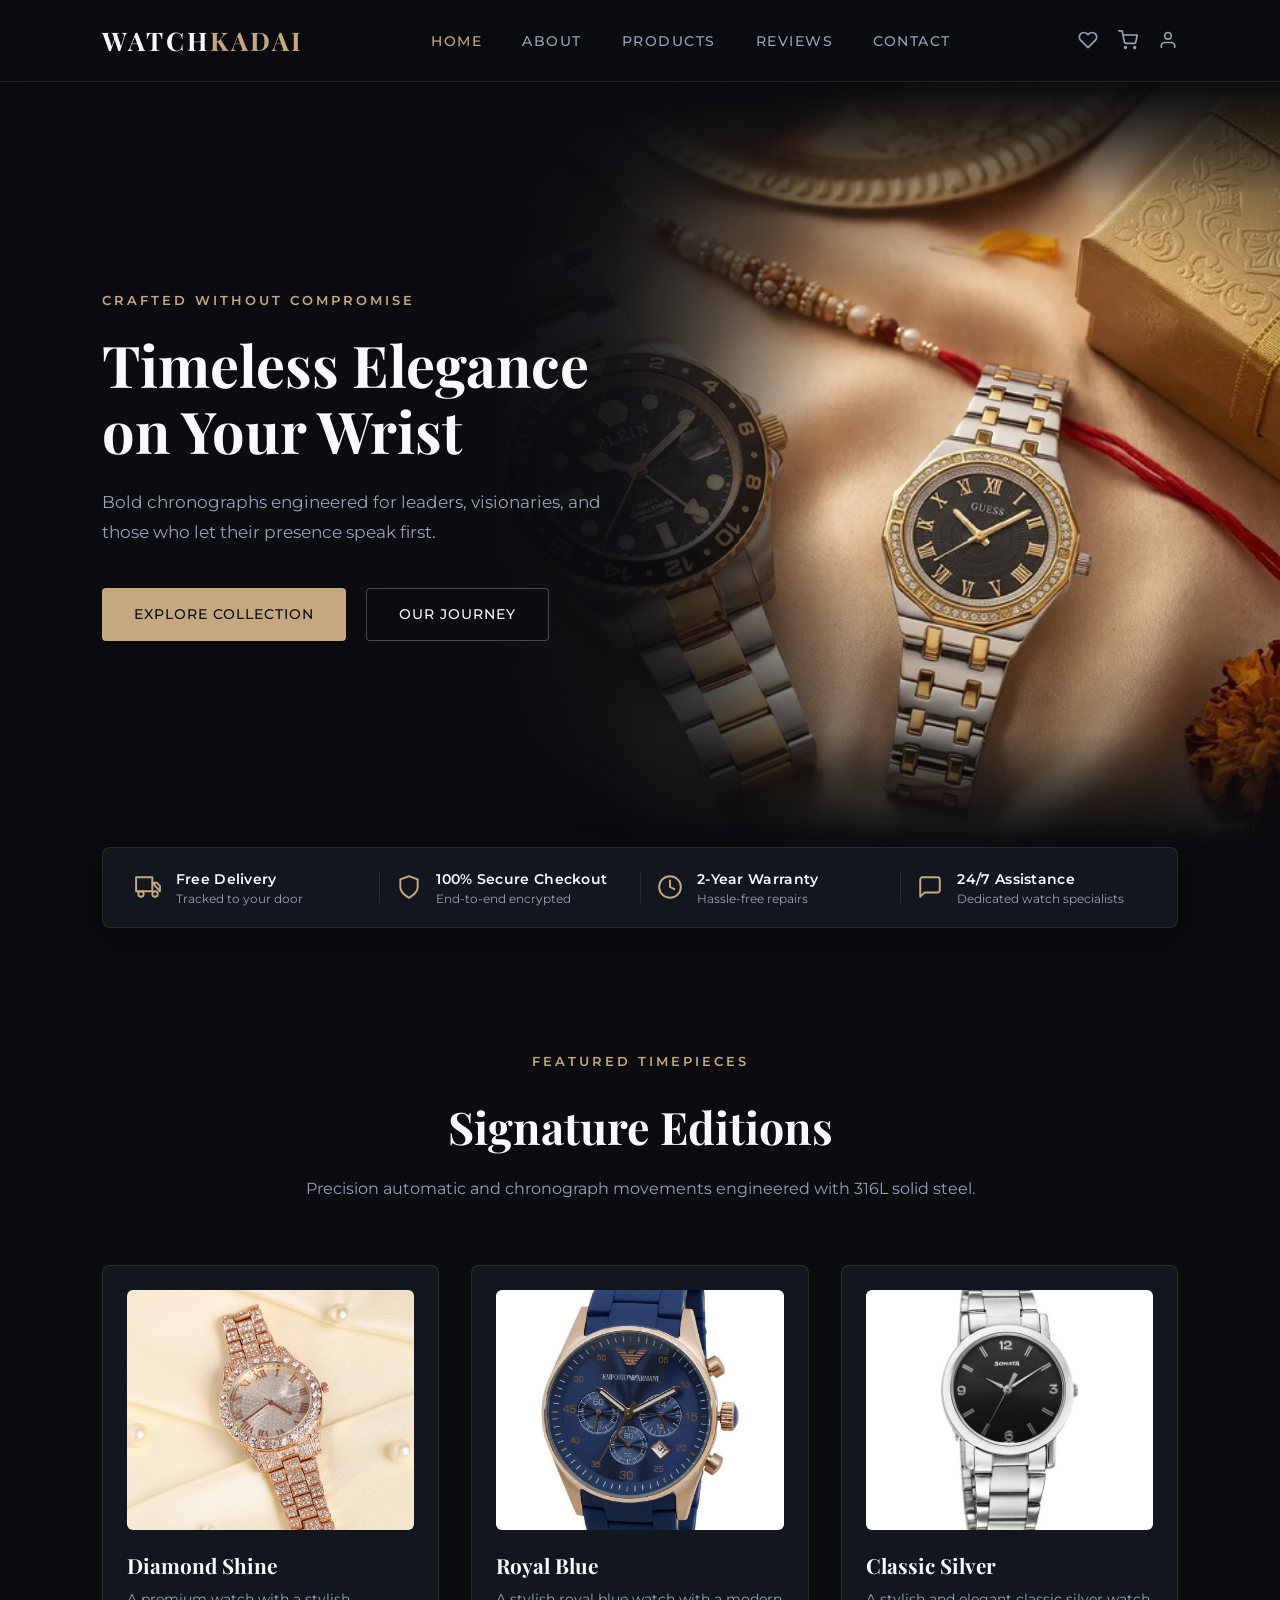
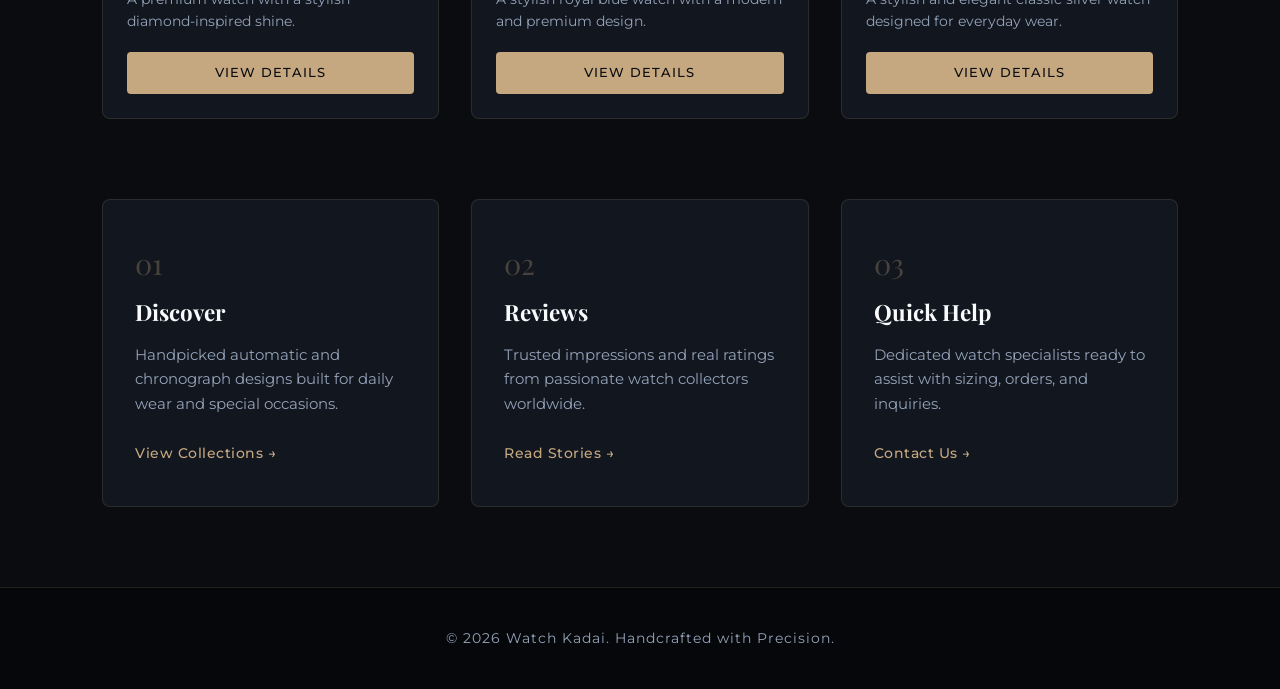
<file: index.html>
<!DOCTYPE html>
<html lang="en">
<head>
  <meta charset="UTF-8">
  <meta name="viewport" content="width=device-width, initial-scale=1.0">
  <title>Watch Kadai | Timeless Elegance</title>
  
  <link rel="stylesheet" href="navbar.css">
  
  <link rel="stylesheet" href="home.css">
  
  <link rel="preconnect" href="https://fonts.googleapis.com">
  <link rel="preconnect" href="https://fonts.gstatic.com" crossorigin>
  <link href="https://fonts.googleapis.com/css2?family=Montserrat:wght@300;400;500;600&family=Playfair+Display:ital,wght@0,600;0,700;1,400&display=swap" rel="stylesheet">
</head>
<body>

  <header class="navbar">
    <a href="index.html" class="logo">WATCH<span>KADAI</span></a>
    
    <nav class="nav-center">
      <ul class="nav-links">
        <li><a href="index.html" class="active">Home</a></li>
        <li><a href="about.html">About</a></li>
        <li><a href="products.html">Products</a></li>
        <li><a href="reviews.html">Reviews</a></li>
        <li><a href="contact.html">Contact</a></li>
      </ul>
    </nav>

    <div class="nav-right">
      <a href="wishlist.html" class="nav-icon" aria-label="Wishlist">
        <svg width="20" height="20" viewBox="0 0 24 24" fill="none" stroke="currentColor" stroke-width="2" stroke-linecap="round" stroke-linejoin="round">
          <path d="M20.84 4.61a5.5 5.5 0 0 0-7.78 0L12 5.67l-1.06-1.06a5.5 5.5 0 0 0-7.78 7.78l1.06 1.06L12 21.23l7.78-7.78 1.06-1.06a5.5 5.5 0 0 0 0-7.78z"></path>
        </svg>
      </a>
      <a href="cart.html" class="nav-icon" aria-label="Shopping Cart">
        <svg width="20" height="20" viewBox="0 0 24 24" fill="none" stroke="currentColor" stroke-width="2" stroke-linecap="round" stroke-linejoin="round">
          <circle cx="9" cy="21" r="1"></circle>
          <circle cx="20" cy="21" r="1"></circle>
          <path d="M1 1h4l2.68 13.39a2 2 0 0 0 2 1.61h9.72a2 2 0 0 0 2-1.61L23 6H6"></path>
        </svg>
      </a>
      <a href="profile.html" class="nav-icon" aria-label="Account Profile">
        <svg width="20" height="20" viewBox="0 0 24 24" fill="none" stroke="currentColor" stroke-width="2" stroke-linecap="round" stroke-linejoin="round">
          <path d="M20 21v-2a4 4 0 0 0-4-4H8a4 4 0 0 0-4 4v2"></path>
          <circle cx="12" cy="7" r="4"></circle>
        </svg>
      </a>
    </div>
  </header>

  <main>
    <section class="hero">
      <div class="hero-content">
        <span class="tagline">CRAFTED WITHOUT COMPROMISE</span>
        <h1>Timeless Elegance on Your Wrist</h1>
        <p>Bold chronographs engineered for leaders, visionaries, and those who let their presence speak first.</p>
        <div class="hero-buttons">
          <a href="products.html" class="btn primary-btn">Explore Collection</a>
          <a href="about.html" class="btn secondary-btn">Our Journey</a>
        </div>
      </div>

      <div class="hero-visual">
        <div class="glow-effect"></div>
        <img src="mainimage.webp" alt="Luxury Watch Showcase" class="watch-img">
      </div>
    </section>

    <div class="trust-bar-wrapper">
      <div class="trust-bar">
        <div class="trust-item">
          <svg class="trust-icon" viewBox="0 0 24 24" fill="none" stroke="currentColor" stroke-width="1.8" stroke-linecap="round" stroke-linejoin="round">
            <rect x="1" y="3" width="15" height="13"></rect>
            <polygon points="16 8 20 8 23 11 23 16 16 8"></polygon>
            <circle cx="5.5" cy="18.5" r="2.5"></circle>
            <circle cx="18.5" cy="18.5" r="2.5"></circle>
          </svg>
          <div class="trust-text">
            <h4>Free Delivery</h4>
            <p>Tracked to your door</p>
          </div>
        </div>

        <div class="trust-divider"></div>

        <div class="trust-item">
          <svg class="trust-icon" viewBox="0 0 24 24" fill="none" stroke="currentColor" stroke-width="1.8" stroke-linecap="round" stroke-linejoin="round">
            <path d="M12 22s8-4 8-10V5l-8-3-8 3v7c0 6 8 10 8 10z"></path>
          </svg>
          <div class="trust-text">
            <h4>100% Secure Checkout</h4>
            <p>End-to-end encrypted</p>
          </div>
        </div>

        <div class="trust-divider"></div>

        <div class="trust-item">
          <svg class="trust-icon" viewBox="0 0 24 24" fill="none" stroke="currentColor" stroke-width="1.8" stroke-linecap="round" stroke-linejoin="round">
            <circle cx="12" cy="12" r="10"></circle>
            <polyline points="12 6 12 12 16 14"></polyline>
          </svg>
          <div class="trust-text">
            <h4>2-Year Warranty</h4>
            <p>Hassle-free repairs</p>
          </div>
        </div>

        <div class="trust-divider"></div>

        <div class="trust-item">
          <svg class="trust-icon" viewBox="0 0 24 24" fill="none" stroke="currentColor" stroke-width="1.8" stroke-linecap="round" stroke-linejoin="round">
            <path d="M21 15a2 2 0 0 1-2 2H7l-4 4V5a2 2 0 0 1 2-2h14a2 2 0 0 1 2 2z"></path>
          </svg>
          <div class="trust-text">
            <h4>24/7 Assistance</h4>
            <p>Dedicated watch specialists</p>
          </div>
        </div>
      </div>
    </div>

    <section class="products-header">
      <span class="tagline">FEATURED TIMEPIECES</span>
      <h2>Signature Editions</h2>
      <p>Precision automatic and chronograph movements engineered with 316L solid steel.</p>
    </section>

    <section class="product-grid">
      <div class="product-card">
        <img src="diamond-shine.jpg" alt="Luxury Diamond Metal">
        <h3>Diamond Shine</h3>
        <p class="product-desc">A premium watch with a stylish diamond-inspired shine.</p>
        <div class="card-actions">
          <a href="products.html" class="btn primary-btn">View Details</a>
        </div>
      </div>

      <div class="product-card">
        <img src="royal-blue.jpg" alt="Classic Blue Metal">
        <h3>Royal Blue</h3>
        <p class="product-desc">A stylish royal blue watch with a modern and premium design.</p>
        <div class="card-actions">
          <a href="products.html" class="btn primary-btn">View Details</a>
        </div>
      </div>

      <div class="product-card">
        <img src="classic-silver.jpg" alt="Classic Silver Metal">
        <h3>Classic Silver</h3>
        <p class="product-desc">A stylish and elegant classic silver watch designed for everyday wear.</p>
        <div class="card-actions">
          <a href="products.html" class="btn primary-btn">View Details</a>
        </div>
      </div>
    </section>

    <section class="features">
      <div class="feature-card">
        <span class="card-num">01</span>
        <h3>Discover</h3>
        <p>Handpicked automatic and chronograph designs built for daily wear and special occasions.</p>
        <a href="products.html" class="card-link">View Collections →</a>
      </div>
      <div class="feature-card">
        <span class="card-num">02</span>
        <h3>Reviews</h3>
        <p>Trusted impressions and real ratings from passionate watch collectors worldwide.</p>
        <a href="review.html" class="card-link">Read Stories →</a>
      </div>
      <div class="feature-card">
        <span class="card-num">03</span>
        <h3>Quick Help</h3>
        <p>Dedicated watch specialists ready to assist with sizing, orders, and inquiries.</p>
        <a href="contact.html" class="card-link">Contact Us →</a>
      </div>
    </section>
  </main>

  <footer>
    <p>&copy; 2026 Watch Kadai. Handcrafted with Precision.</p>
  </footer>

</body>
</html>
</file>
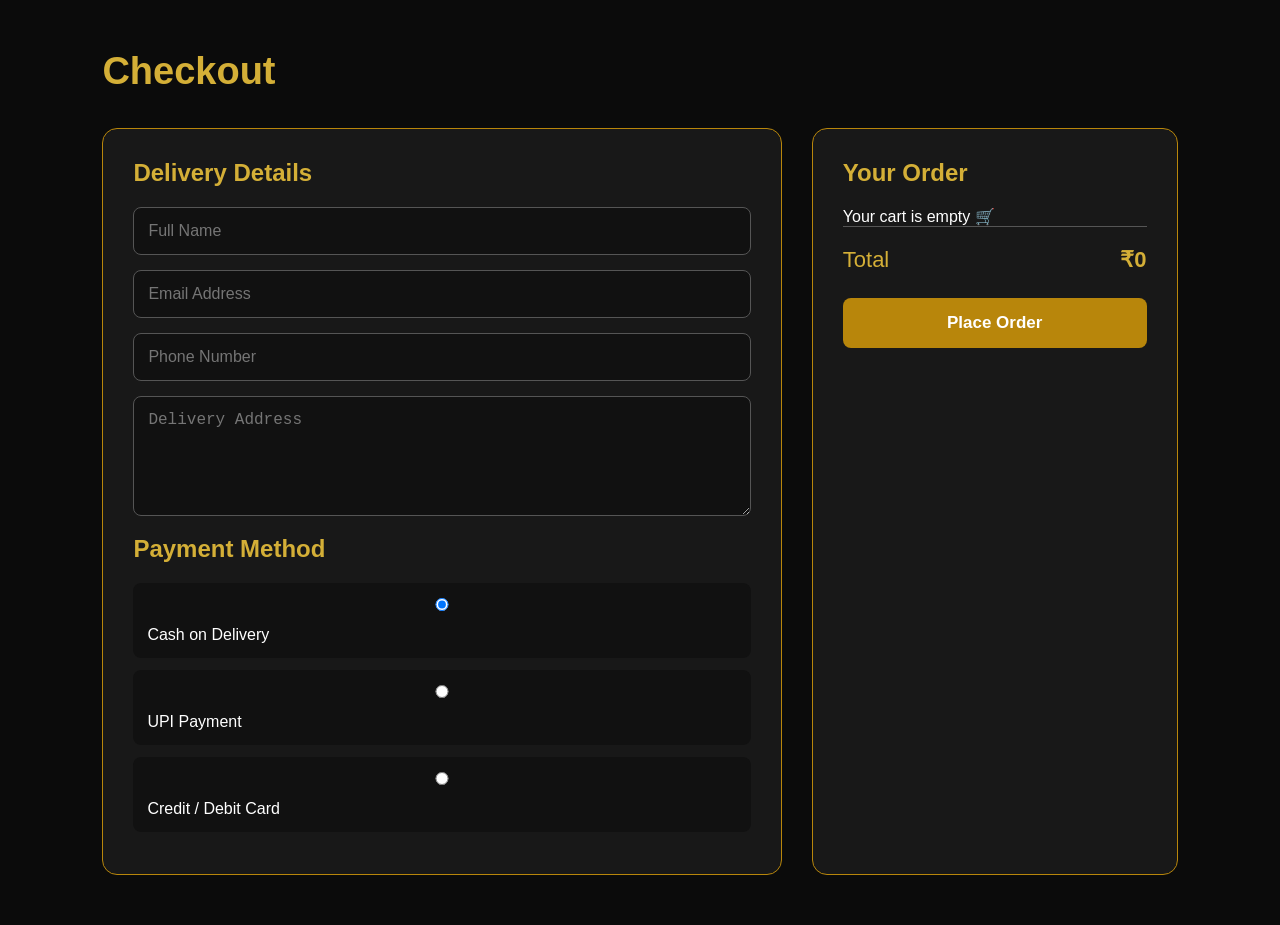
<file: checkout.html>
<!DOCTYPE html>
<html lang="en">

<head>
    <meta charset="UTF-8">
    <meta name="viewport" content="width=device-width, initial-scale=1.0">

    <title>Watch Kadai | Checkout</title>

    <link rel="stylesheet" href="checkout.css">
</head>

<body>

    <div class="checkout-container">

        <h1>Checkout</h1>

        <div class="checkout-grid">

            <!-- CUSTOMER DETAILS -->

            <div class="checkout-form">

                <h2>Delivery Details</h2>

                <input type="text" placeholder="Full Name" required>

                <input type="email" placeholder="Email Address" required>

                <input type="tel" placeholder="Phone Number" required>

                <textarea placeholder="Delivery Address" required></textarea>


                <h2>Payment Method</h2>

                <div class="payment-option">

                    <label>
                        <input type="radio" name="payment" checked>
                        Cash on Delivery
                    </label>

                </div>

                <div class="payment-option">

                    <label>
                        <input type="radio" name="payment">
                        UPI Payment
                    </label>

                </div>

                <div class="payment-option">

                    <label>
                        <input type="radio" name="payment">
                        Credit / Debit Card
                    </label>

                </div>

            </div>


            <!-- ORDER SUMMARY -->

            <div class="checkout-summary">

                <h2>Your Order</h2>

                <div id="checkoutItems"></div>

                <hr>

                <div class="checkout-total">

                    <span>Total</span>

                    <strong id="checkoutTotal">₹0</strong>

                </div>

                <button onclick="placeOrder()">
                    Place Order
                </button>

            </div>

        </div>

    </div>

    <script src="checkout.js"></script>

</body>

</html>
</file>
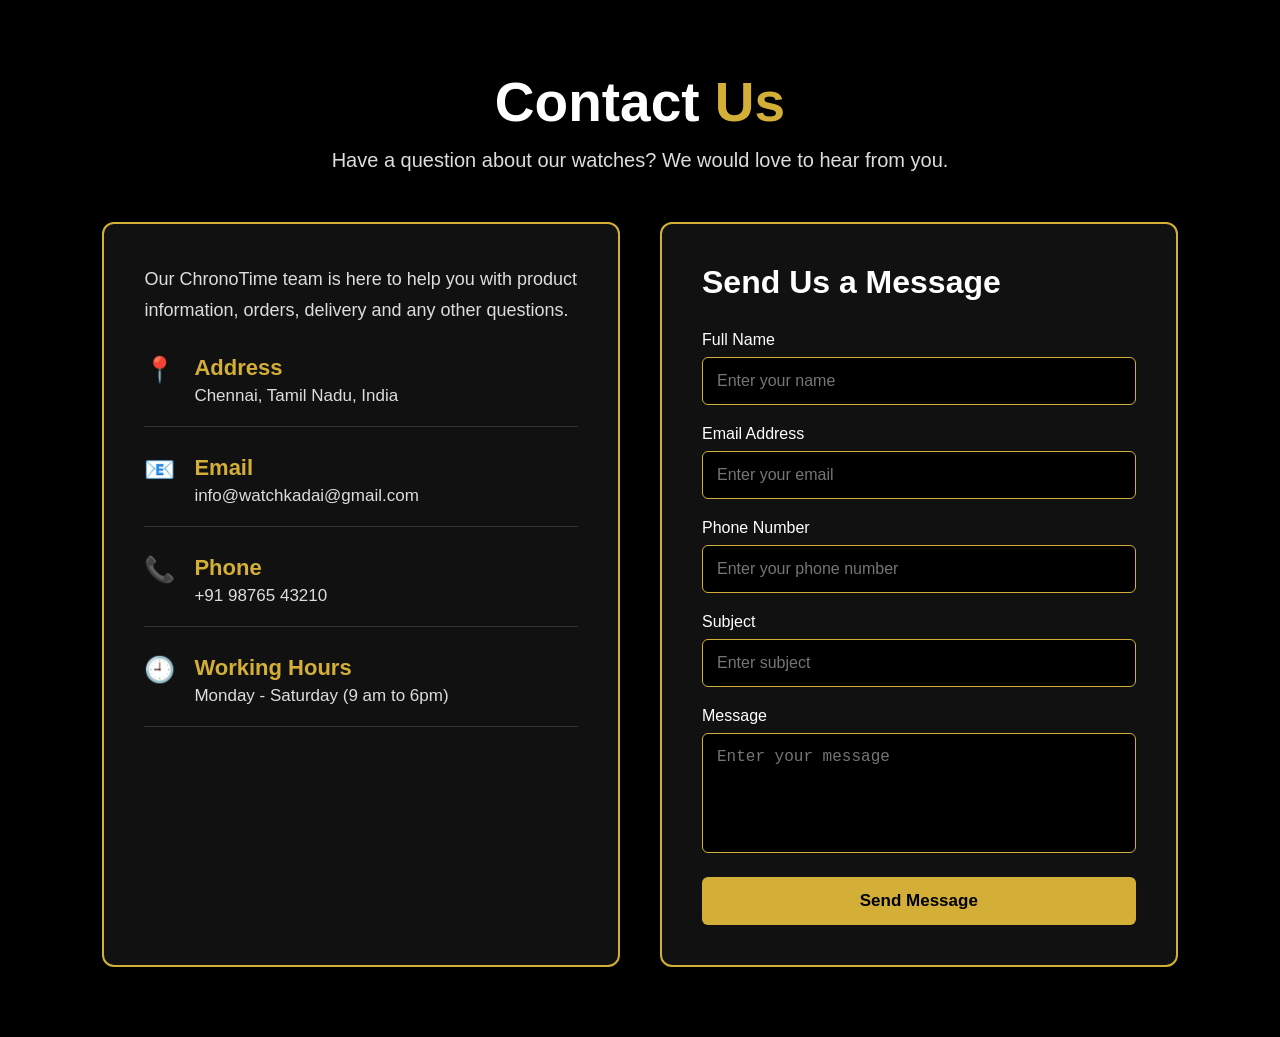
<file: contact.html>
<!DOCTYPE html>
<html>
<head>
    <title>Contact Us  - ChronoTime</title>

    <style>
        * {
            margin: 0;
            padding: 0;
            box-sizing: border-box;
        }

        body {
            font-family: Arial, sans-serif;
            background-color: black;
            color: white;
        }

        .contact {
            padding: 70px 8%;
        }

        .title {
            text-align: center;
            margin-bottom: 50px;
        }

        .title h1 {
            font-size: 55px;
            color: white;
        }

        .title h1 span {
            color: #d4af37;
        }

        .title p {
            font-size: 20px;
            margin-top: 15px;
            color: #ddd;
        }

        .content {
            display: flex;
            gap: 40px;
            max-width: 1200px;
            margin: auto;
        }

        /* left box */

        .info {
            width: 50%;
            padding: 40px;
            background-color: #111;
            border: 2px solid #d4af37;
            border-radius: 12px;
        }

        .info > p {
            font-size: 18px;
            line-height: 1.7;
            margin-bottom: 30px;
            color: #ddd;
        }

        .item {
            display: flex;
            margin-bottom: 28px;
            padding-bottom: 20px;
            border-bottom: 1px solid #333;
        }

        .icon {
            font-size: 25px;
            width: 50px;
        }

        .item h3 {
            color: #d4af37;
            margin-bottom: 5px;
            font-size: 22px;
        }

        .item p {
            color: #ddd;
            font-size: 17px;
        }

        /* right box */

        .form {
            width: 50%;
            padding: 40px;
            background-color: #111;
            border: 2px solid #d4af37;
            border-radius: 12px;
        }

        .form h2 {
            font-size: 32px;
            margin-bottom: 30px;
            color: white;
        }

        .form label {
            display: block;
            margin-bottom: 8px;
            font-size: 16px;
        }

        .form input,
        .form textarea {
            width: 100%;
            padding: 14px;
            margin-bottom: 20px;
            background-color: black;
            color: white;
            border: 1px solid #d4af37;
            border-radius: 6px;
            font-size: 16px;
        }

        .form textarea {
            height: 120px;
            resize: none;
        }

        .form button {
            width: 100%;
            padding: 14px;
            background-color: #d4af37;
            color: black;
            border: none;
            border-radius: 6px;
            font-size: 17px;
            font-weight: bold;
            cursor: pointer;
        }

        .form button:hover {
            background-color: white;
        }

        @media (max-width: 800px) {
            .content {
                flex-direction: column;
            }

            .info,
            .form {
                width: 100%;
            }

            .title h1 {
                font-size: 40px;
            }
        }
    </style>
</head>

<body>

    <div class="contact">

        <div class="title">
            <h1>Contact <span>Us</span></h1>

            <p>
                Have a question about our watches?
                We would love to hear from you.
            </p>
        </div>


        <div class="content">

            <!-- Contact information -->

            <div class="info">

                <p>
                    Our ChronoTime team is here to help you with
                    product information, orders, delivery and any
                    other questions.
                </p>

                <div class="item">
                    <div class="icon">📍</div>

                    <div>
                        <h3>Address</h3>
                        <p>Chennai, Tamil Nadu, India</p>
                    </div>
                </div>

                <div class="item">
                    <div class="icon">📧</div>

                    <div>
                        <h3>Email</h3>
                        <p>info@watchkadai@gmail.com</p>
                    </div>
                </div>

                <div class="item">
                    <div class="icon">📞</div>

                    <div>
                        <h3>Phone</h3>
                        <p>+91 98765 43210</p>
                    </div>
                </div>

                <div class="item">
                    <div class="icon">🕘</div>

                    <div>
                        <h3>Working Hours </h3>
                        <p>Monday - Saturday (9 am to 6pm)</p>
                    </div>
                </div>

            </div>


            <!-- Contact form -->

            <div class="form">

                <h2>Send Us a Message</h2>

                <label>Full Name</label>
                <input type="text" placeholder="Enter your name">

                <label>Email Address</label>
                <input type="email" placeholder="Enter your email">

                <label>Phone Number</label>
                <input type="text" placeholder="Enter your phone number">

                <label>Subject</label>
                <input type="text" placeholder="Enter subject">

                <label>Message</label>
                <textarea placeholder="Enter your message"></textarea>

                <button>Send Message</button>

            </div>

        </div>

    </div>

</body>
</html>
</file>
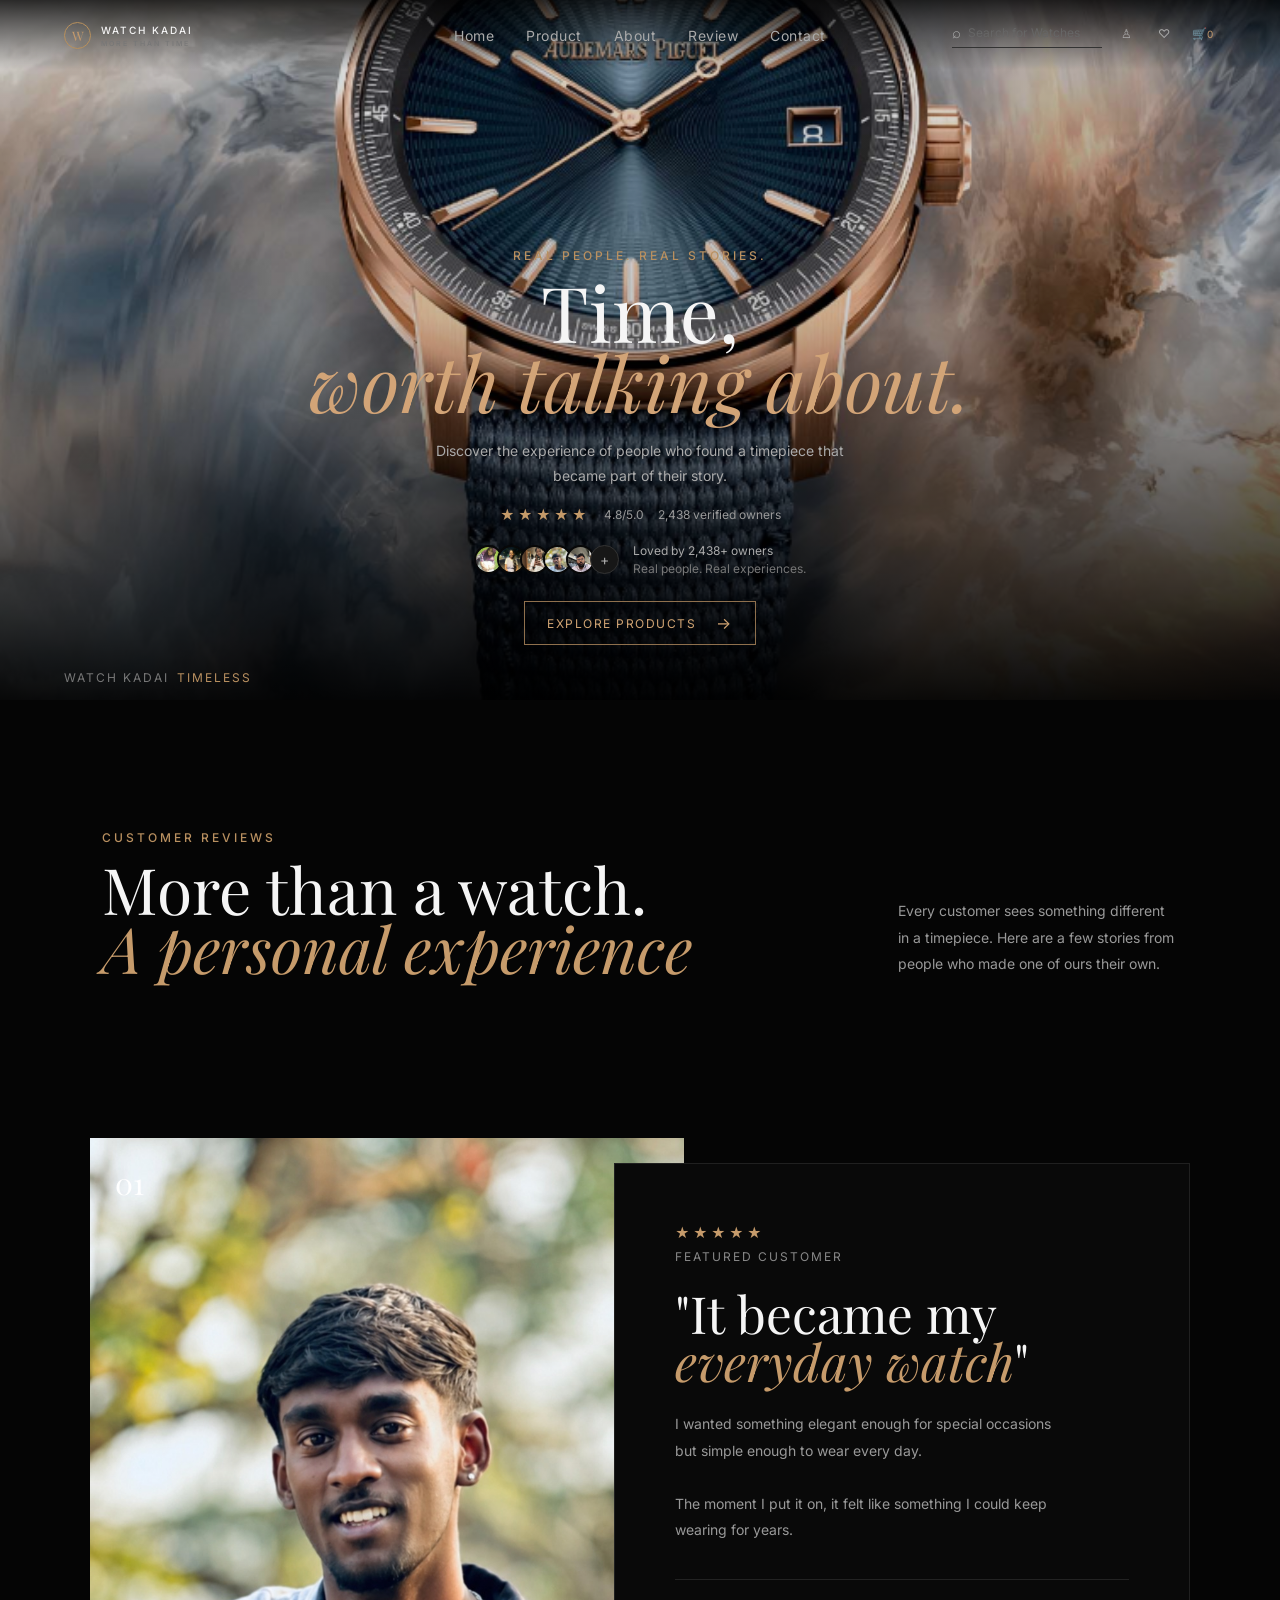
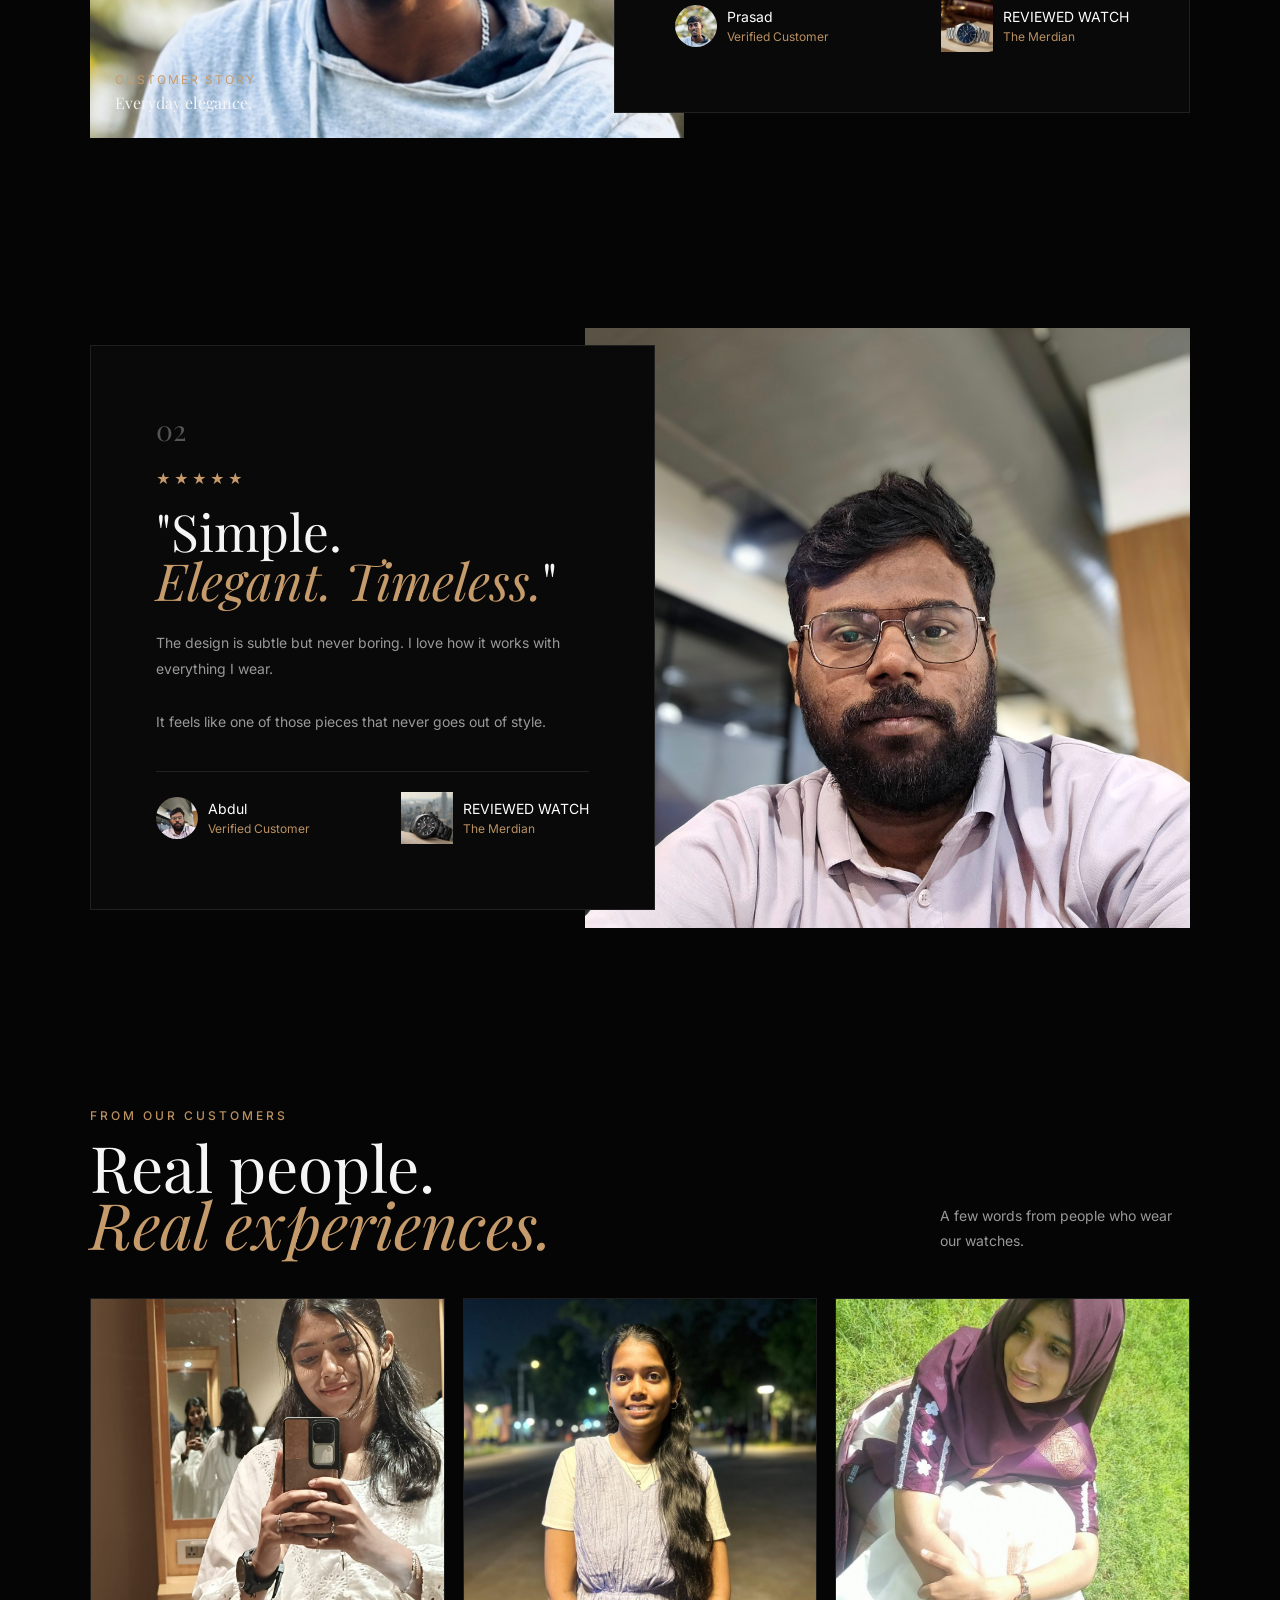
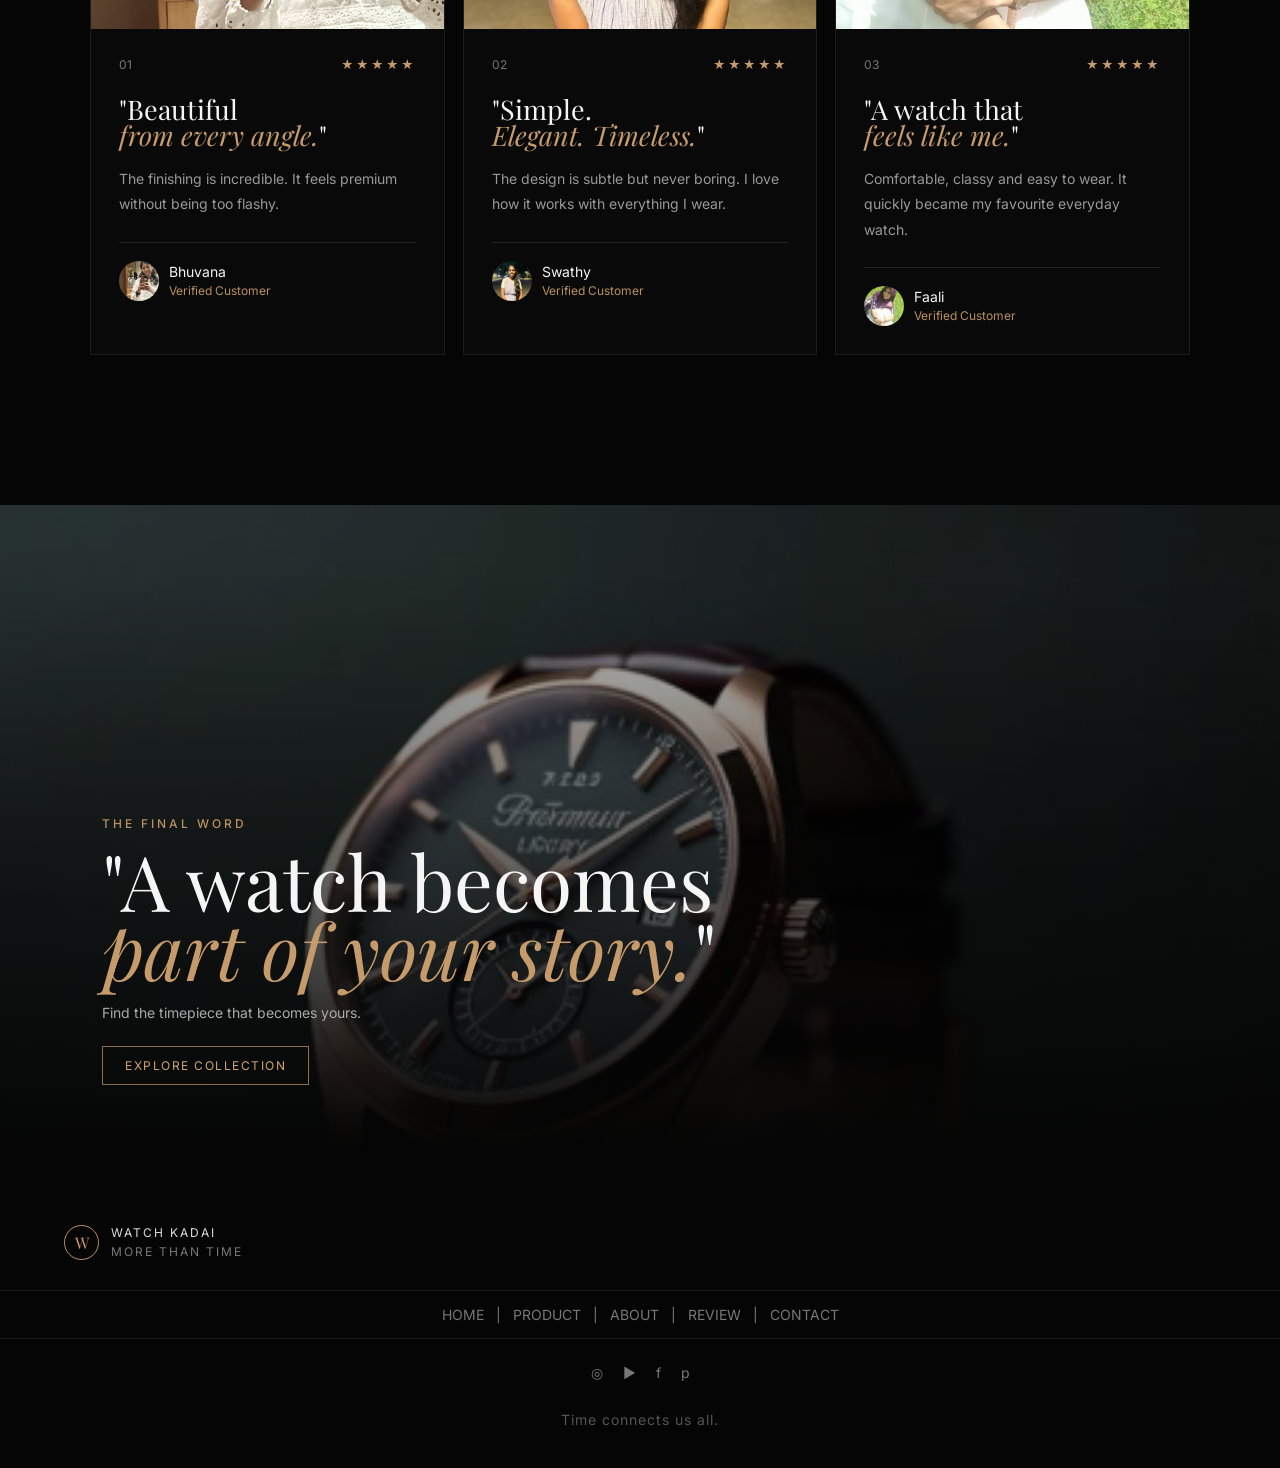
<file: review.html>
<!DOCTYPE html>
<html lang="en">

<head>
    <meta charset="UTF-8">
    <meta name="viewport" content="width=device-width, initial-scale=1.0">
    <title>Watchkadai</title>

    <link rel="stylesheet" href="review.css">

    <link
        href="https://fonts.googleapis.com/css2?family=Inter:wght@300;400;500;600&family=Playfair+Display:ital,wght@0,400;1,400&display=swap"
        rel="stylesheet">
</head>

<body>

    <div class="brand">
        <div class="brand-circle">W</div>

        <div class="brand-text">
            <p>
                WATCH KADAI
                <span>MORE THAN TIME</span>
            </p>
        </div>
    </div>


    <div class="navbar">
        <a href="home.html">Home</a>
        <a href="product.html">Product</a>
        <a href="about.html">About</a>
        <a href="review.html">Review</a>
        <a href="contact.html">Contact</a>
    </div>


    <div class="navbtn">

        <div class="search">
            <span>⌕</span>
            <input type="text" placeholder="Search for Watches">
        </div>

        <button>♙</button>
        <button>♡</button>
        <button>🛒<span>0</span></button>

    </div>


    <div class="hero">

        <img src="./reviewimg/mainimg.png" class="topimg">

        <div class="dark"></div>

        <div class="content">

            <p class="topline">
                REAL PEOPLE. REAL STORIES.
            </p>

            <h1>
                Time,
                <br>
                <i>worth talking about.</i>
            </h1>

            <p class="desc">
                Discover the experience of people who found a timepiece
                that became part of their story.
            </p>

            <div class="rating">
                <span class="start">★★★★★</span>
                <span>4.8/5.0</span>
                <span>2,438 verified owners</span>
            </div>


            <div class="members">

                <div class="avatar">
                    <img src="./reviewimg/mem1.jpeg">
                    <img src="./reviewimg/mem3.jpeg">
                    <img src="./reviewimg/mem6.jpeg">
                    <img src="./reviewimg/mem4.jpeg">
                    <img src="./reviewimg/mem5.jpeg">

                    <span class="plus">+</span>
                </div>


                <div class="info">
                    <p>
                        Loved by 2,438+ owners
                        <span>Real people. Real experiences.</span>
                    </p>
                </div>

            </div>


            <a href="products.html" class="gldbtn">
                EXPLORE PRODUCTS
                <span>→</span>
            </a>

        </div>


        <div class="title">
            <span>WATCH KADAI</span>
            <p>TIMELESS</p>
        </div>

    </div>


    <div class="intro">

        <div class="intro-top">

            <div>

                <p class="topline">
                    CUSTOMER REVIEWS
                </p>

                <h2>
                    More than a watch.
                    <br>
                    <i>A personal experience</i>
                </h2>

            </div>


            <p class="intro-desc">
                Every customer sees something different in a timepiece.
                Here are a few stories from people who made one of ours
                their own.
            </p>

        </div>

    </div>


 

    <div class="review" id="review">

        <div class="r-pic">

            <img src="./reviewimg/mem4.jpeg">

            <span class="pic-no">01</span>

            <div class="pic-cap">
                <span>CUSTOMER STORY</span>
                <span>Everyday elegance.</span>
            </div>

        </div>


        <div class="r-content">

            <div class="r-heading">

                <div class="star">
                    ★★★★★
                </div>

                <span>
                    FEATURED CUSTOMER
                </span>

            </div>


            <h2>
                "It became my
                <br>
                <i>everyday watch</i>"
            </h2>


            <p class="r-copy">
                I wanted something elegant enough for special occasions
                but simple enough to wear every day.

                <br><br>

                The moment I put it on, it felt like something I could
                keep wearing for years.
            </p>



            <div class="r-bottom">

                <div class="profile">

                    <img src="./reviewimg/mem4.jpeg">

                    <div>
                        <p>
                            Prasad
                            <span>Verified Customer</span>
                        </p>
                    </div>

                </div>


                <div class="r-watch">

                    <img src="./reviewimg/rwatch.png">

                    <div>
                        <p>
                            REVIEWED WATCH
                            <span>The Merdian</span>
                        </p>
                    </div>

                </div>

            </div>

        </div>

    </div>




    <div class="sec-review">

        <div class="sec-content">

            <span class="review-number">
                02
            </span>


            <div class="star">
                ★★★★★
            </div>


            <h2>
                "Simple.
                <br>
                <i>Elegant. Timeless.</i>"
            </h2>


            <p class="sec-copy">
                The design is subtle but never boring.
                I love how it works with everything I wear.

                <br><br>

                It feels like one of those pieces that never goes out of style.
            </p>


           

            <div class="r-bottom">

                <div class="profile">

                    <img src="./reviewimg/mem5.jpeg">

                    <div>
                        <p>
                            Abdul
                            <span>Verified Customer</span>
                        </p>
                    </div>

                </div>


                <div class="r-watch">

                    <img src="./reviewimg/r2watch.png">

                    <div>
                        <p>
                            REVIEWED WATCH
                            <span>The Merdian</span>
                        </p>
                    </div>

                </div>

            </div>

        </div>


        <div class="sec-photo">
            <img src="./reviewimg/mem5.jpeg">
        </div>

    </div>




    <div class="cust">

        <div class="cust-header">

            <div>

                <p class="topline">
                    FROM OUR CUSTOMERS
                </p>

                <h2>
                    Real people.
                    <i>Real experiences.</i>
                </h2>

            </div>


            <p>
                A few words from people who wear our watches.
            </p>

        </div>


        <div class="cust-grid">



            <div class="card">

                <div class="c-img">
                    <img src="./reviewimg/mem6.jpeg">
                </div>


                <div class="c-body">

                    <div class="c-top">
                        <span>01</span>
                        <span>★★★★★</span>
                    </div>


                    <h3>
                        "Beautiful
                        <br>
                        <i>from every angle.</i>"
                    </h3>


                    <p>
                        The finishing is incredible.
                        It feels premium without being too flashy.
                    </p>


                    <div class="c-user">

                        <img src="./reviewimg/mem6.jpeg">

                        <div>

                            <p>
                                Bhuvana
                                <span>Verified Customer</span>
                            </p>

                        </div>

                    </div>

                </div>

            </div>



            <div class="card">

                <div class="c-img">
                    <img src="./reviewimg/mem3.jpeg">
                </div>


                <div class="c-body">

                    <div class="c-top">
                        <span>02</span>
                        <span>★★★★★</span>
                    </div>


                    <h3>
                        "Simple.
                        <br>
                        <i>Elegant. Timeless.</i>"
                    </h3>


                    <p>
                        The design is subtle but never boring.
                        I love how it works with everything I wear.
                    </p>


                    <div class="c-user">

                        <img src="./reviewimg/mem3.jpeg">

                        <div>

                            <p>
                                Swathy
                                <span>Verified Customer</span>
                            </p>

                        </div>

                    </div>

                </div>

            </div>


            <!-- CARD 3 -->

            <div class="card">

                <div class="c-img">
                    <img src="./reviewimg/mem1.jpeg">
                </div>


                <div class="c-body">

                    <div class="c-top">
                        <span>03</span>
                        <span>★★★★★</span>
                    </div>


                    <h3>
                        "A watch that
                        <br>
                        <i>feels like me.</i>"
                    </h3>


                    <p>
                        Comfortable, classy and easy to wear.
                        It quickly became my favourite everyday watch.
                    </p>


                    <div class="c-user">

                        <img src="./reviewimg/mem1.jpeg">

                        <div>

                            <p>
                                Faali
                                <span>Verified Customer</span>
                            </p>

                        </div>

                    </div>

                </div>

            </div>

        </div>

    </div>


   

    <div class="final">

        <div class="f-watch">
            <img src="./reviewimg/btmimg2.png">
        </div>


        <div class="f-content">

            <p class="topline">
                THE FINAL WORD
            </p>

            <h2>
                "A watch becomes
                <br>
                <i>part of your story.</i>"
            </h2>

            <p>
                Find the timepiece that becomes yours.
            </p>

            <a href="products.html" class="gldbtn">
                EXPLORE COLLECTION
            </a>

        </div>

    </div>



    <div class="footer">

        <div class="f-brand">

            <div class="b-c">
                W
            </div>

            <div class="b-text">
                <span>WATCH KADAI</span>
                <p>MORE THAN TIME</p>
            </div>

        </div>


        <div class="link">

            <a href="home.html">HOME</a>
            <span>|</span>

            <a href="product.html">PRODUCT</a>
            <span>|</span>

            <a href="about.html">ABOUT</a>
            <span>|</span>

            <a href="review.html">REVIEW</a>
            <span>|</span>

            <a href="contact.html">CONTACT</a>

        </div>


        <div class="social">
            <span>◎</span>
            <span>▶</span>
            <span>f</span>
            <span>p</span>
        </div>


        <div class="f-msg">
            Time connects us all.
        </div>

    </div>

</body>
</html>
</file>
<file: navbar.css>
:root {
  --bg-dark: #0a0c10;
  --accent-gold: #c5a880;
  --accent-gold-hover: #dfc299;
  --text-main: #f8fafc;
  --text-muted: #94a3b8;
  --border-glow: rgba(197, 168, 128, 0.15);
}

/* ==========================================================================
   Navigation Bar (Shared Component)
   ========================================================================== */
.navbar {
  display: grid;
  grid-template-columns: auto 1fr auto;
  align-items: center;
  padding: 1.25rem 8%;
  background: rgba(10, 12, 16, 0.85);
  backdrop-filter: blur(12px);
  border-bottom: 1px solid var(--border-glow);
  position: sticky;
  top: 0;
  z-index: 100;
  width: 100%;
}

.logo {
  font-family: 'Playfair Display', serif;
  font-size: 1.6rem;
  letter-spacing: 3px;
  font-weight: 700;
  color: var(--text-main);
  text-decoration: none;
  white-space: nowrap;
}

.logo span {
  color: var(--accent-gold);
}

.nav-center {
  display: flex;
  justify-content: center;
}

.nav-links {
  list-style: none;
  display: flex;
  gap: 2.5rem;
  margin: 0;
  padding: 0;
}

.nav-links a {
  text-decoration: none;
  color: var(--text-muted);
  font-size: 0.9rem;
  font-weight: 500;
  letter-spacing: 1.5px;
  text-transform: uppercase;
  transition: color 0.3s ease;
}

.nav-links a:hover,
.nav-links a.active {
  color: var(--accent-gold);
}

.nav-right {
  display: flex;
  align-items: center;
  justify-content: flex-end;
  gap: 1.25rem;
}

.nav-icon {
  text-decoration: none;
  color: var(--text-muted);
  display: flex;
  align-items: center;
  transition: transform 0.2s ease, color 0.2s ease;
}

.nav-icon:hover {
  color: var(--accent-gold);
  transform: translateY(-2px);
}

/* Navbar Responsive Rule */
@media (max-width: 900px) {
  .navbar {
    display: flex;
    justify-content: space-between;
  }
  .nav-center {
    display: none;
  }
}
</file>
<file: home.css>
:root {
  --bg-dark: #0a0c10;
  --card-bg: #12161f;
  --accent-gold: #c5a880;
  --accent-gold-hover: #dfc299;
  --text-main: #f8fafc;
  --text-muted: #94a3b8;
  --border-glow: rgba(197, 168, 128, 0.15);
}

* {
  margin: 0;
  padding: 0;
  box-sizing: border-box;
}

body {
  font-family: 'Montserrat', sans-serif;
  line-height: 1.6;
  color: var(--text-main);
  background-color: var(--bg-dark);
  overflow-x: hidden;
}

/* ==========================================================================
   Hero Section
   ========================================================================== */
.hero {
  position: relative;
  display: flex;
  align-items: center;
  justify-content: flex-start;
  padding: 0 8%;
  min-height: 85vh;
  overflow: hidden;
  background-color: var(--bg-dark);
}

.hero-content {
  position: relative;
  z-index: 10;
  max-width: 540px;
}

.tagline {
  font-size: 0.82rem;
  text-transform: uppercase;
  letter-spacing: 3px;
  color: var(--accent-gold);
  font-weight: 600;
  display: inline-block;
  margin-bottom: 1.2rem;
}

.hero h1 {
  font-family: 'Playfair Display', serif;
  font-size: 3.6rem;
  line-height: 1.15;
  color: var(--text-main);
  margin-bottom: 1.5rem;
}

.hero p {
  font-size: 1.05rem;
  color: var(--text-muted);
  margin-bottom: 2.5rem;
  line-height: 1.8;
}

.hero-buttons {
  display: flex;
  gap: 1.2rem;
}

.btn {
  padding: 0.9rem 2rem;
  border-radius: 4px;
  font-weight: 500;
  font-size: 0.9rem;
  letter-spacing: 1px;
  text-decoration: none;
  text-transform: uppercase;
  transition: all 0.3s ease;
  display: inline-flex;
  align-items: center;
  justify-content: center;
  text-align: center;
}

.primary-btn {
  background-color: var(--accent-gold);
  color: #0a0c10;
  border: none;
}

.primary-btn:hover {
  background-color: var(--accent-gold-hover);
  transform: translateY(-2px);
  box-shadow: 0 10px 20px rgba(197, 168, 128, 0.2);
}

.secondary-btn {
  background-color: rgba(10, 12, 16, 0.5);
  backdrop-filter: blur(8px);
  color: var(--text-main);
  border: 1px solid rgba(248, 250, 252, 0.25);
}

.secondary-btn:hover {
  border-color: var(--accent-gold);
  color: var(--accent-gold);
}

.hero-visual {
  position: absolute;
  top: 0;
  right: 0;
  width: 65%;
  height: 100%;
  z-index: 1;
  pointer-events: none;
  overflow: hidden;
}

.watch-img {
  width: 100%;
  height: 100%;
  object-fit: cover;
  object-position: right center;
  display: block;
  -webkit-mask-image: 
    radial-gradient(ellipse 85% 75% at 75% 50%, black 35%, rgba(0, 0, 0, 0.5) 60%, transparent 100%),
    linear-gradient(to right, transparent 0%, rgba(0, 0, 0, 0.2) 20%, black 45%, black 100%),
    linear-gradient(to bottom, transparent 0%, black 15%, black 85%, transparent 100%);
  -webkit-mask-composite: source-in;
  mask-image: 
    radial-gradient(ellipse 85% 75% at 75% 50%, black 35%, rgba(0, 0, 0, 0.5) 60%, transparent 100%),
    linear-gradient(to right, transparent 0%, rgba(0, 0, 0, 0.2) 20%, black 45%, black 100%),
    linear-gradient(to bottom, transparent 0%, black 15%, black 85%, transparent 100%);
  mask-composite: intersect;
}

.glow-effect {
  position: absolute;
  right: 18%;
  top: 50%;
  transform: translateY(-50%);
  width: 480px;
  height: 480px;
  background: radial-gradient(circle, rgba(197, 168, 128, 0.14) 0%, transparent 70%);
  filter: blur(80px);
  z-index: 0;
  pointer-events: none;
}

/* ==========================================================================
   Trust Bar
   ========================================================================== */
.trust-bar-wrapper {
  padding: 0 8%;
  max-width: 1300px;
  margin: 0 auto 3.5rem auto;
  position: relative;
  z-index: 5;
}

.trust-bar {
  background: var(--card-bg);
  border: 1px solid var(--border-glow);
  border-radius: 8px;
  padding: 1.25rem 2rem;
  display: flex;
  align-items: center;
  justify-content: space-between;
  gap: 1rem;
  box-shadow: 0 10px 30px rgba(0, 0, 0, 0.4);
}

.trust-item {
  display: flex;
  align-items: center;
  gap: 0.9rem;
  flex: 1;
}

.trust-icon {
  width: 26px;
  height: 26px;
  stroke: var(--accent-gold);
  flex-shrink: 0;
}

.trust-text h4 {
  font-size: 0.88rem;
  font-weight: 600;
  color: var(--text-main);
  letter-spacing: 0.3px;
  margin-bottom: 2px;
  white-space: nowrap;
}

.trust-text p {
  font-size: 0.75rem;
  color: var(--text-muted);
  margin: 0;
  line-height: 1.2;
}

.trust-divider {
  width: 1px;
  height: 32px;
  background-color: var(--border-glow);
}

/* ==========================================================================
   Spotlight Section
   ========================================================================== */
.products-header {
  text-align: center;
  padding: 4rem 8% 2rem 8%;
}

.products-header h2 {
  font-family: 'Playfair Display', serif;
  font-size: 2.8rem;
  margin-bottom: 0.8rem;
}

.products-header p {
  color: var(--text-muted);
  font-size: 1rem;
}

.product-grid {
  display: grid;
  grid-template-columns: repeat(auto-fit, minmax(280px, 1fr));
  gap: 2rem;
  padding: 2rem 8% 5rem 8%;
  max-width: 1300px;
  margin: 0 auto;
}

.product-card {
  background: var(--card-bg);
  border: 1px solid var(--border-glow);
  border-radius: 8px;
  padding: 1.5rem;
  display: flex;
  flex-direction: column;
  transition: transform 0.3s ease, border-color 0.3s ease;
}

.product-card:hover {
  transform: translateY(-5px);
  border-color: var(--accent-gold);
}

.product-card img {
  width: 100%;
  height: 240px;
  object-fit: cover;
  border-radius: 6px;
  margin-bottom: 1.2rem;
}

.product-card h3 {
  font-family: 'Playfair Display', serif;
  font-size: 1.3rem;
  margin-bottom: 0.4rem;
}

.product-desc {
  color: var(--text-muted);
  font-size: 0.85rem;
  margin-bottom: 1.2rem;
}

.card-actions {
  margin-top: auto;
  display: flex;
}

.card-actions .btn {
  width: 100%;
  padding: 0.7rem;
  font-size: 0.8rem;
}

/* ==========================================================================
   Features Cards & Footer
   ========================================================================== */
.features {
  display: grid;
  grid-template-columns: repeat(3, 1fr);
  gap: 2rem;
  padding: 0 8% 5rem 8%;
  max-width: 1300px;
  margin: 0 auto;
}

.feature-card {
  background: var(--card-bg);
  padding: 2.5rem 2rem;
  border-radius: 8px;
  border: 1px solid var(--border-glow);
  transition: transform 0.3s ease, border-color 0.3s ease;
}

.feature-card:hover {
  transform: translateY(-5px);
  border-color: var(--accent-gold);
}

.card-num {
  font-family: 'Playfair Display', serif;
  font-size: 1.8rem;
  color: rgba(197, 168, 128, 0.3);
  margin-bottom: 0.5rem;
  display: block;
}

.feature-card h3 {
  font-family: 'Playfair Display', serif;
  font-size: 1.4rem;
  margin-bottom: 0.8rem;
  color: var(--text-main);
}

.feature-card p {
  color: var(--text-muted);
  margin-bottom: 1.5rem;
  font-size: 0.95rem;
}

.card-link {
  text-decoration: none;
  color: var(--accent-gold);
  font-weight: 500;
  font-size: 0.9rem;
  letter-spacing: 0.5px;
}

footer {
  text-align: center;
  padding: 2.5rem;
  background: #06070a;
  color: var(--text-muted);
  font-size: 0.85rem;
  letter-spacing: 1px;
  border-top: 1px solid var(--border-glow);
}

/* ==========================================================================
   Responsive Breakpoints
   ========================================================================== */
@media (max-width: 1024px) {
  .trust-bar {
    display: grid;
    grid-template-columns: repeat(2, 1fr);
    gap: 1.5rem;
    padding: 1.5rem;
  }
  .trust-divider {
    display: none;
  }
  .features {
    grid-template-columns: 1fr;
  }
}

@media (max-width: 900px) {
  .hero {
    flex-direction: column;
    text-align: center;
    padding: 4rem 8% 2rem 8%;
    min-height: auto;
  }
  .hero-visual {
    position: relative;
    width: 100%;
    height: 380px;
    margin-top: 2rem;
  }
  .watch-img {
    -webkit-mask-image: linear-gradient(to bottom, transparent 0%, black 20%, black 80%, transparent 100%);
    mask-image: linear-gradient(to bottom, transparent 0%, black 20%, black 80%, transparent 100%);
  }
  .hero-buttons {
    justify-content: center;
  }
}

@media (max-width: 600px) {
  .trust-bar {
    grid-template-columns: 1fr;
    gap: 1.2rem;
  }
}
</file>
<file: checkout.css>
* {
    margin: 0;
    padding: 0;
    box-sizing: border-box;
}

body {
    font-family: Arial, sans-serif;
    background: #0b0b0b;
    color: white;
    min-height: 100vh;
    padding: 50px 8%;
}

.checkout-container {
    max-width: 1200px;
    margin: auto;
}

.checkout-container h1 {
    font-size: 38px;
    margin-bottom: 35px;
    color: #d4af37;
}

.checkout-grid {
    display: grid;
    grid-template-columns: 1.3fr 0.7fr;
    gap: 30px;
}

/* Delivery Form */

.checkout-form,
.checkout-summary {
    background: #181818;
    border: 1px solid #b8860b;
    border-radius: 15px;
    padding: 30px;
}

.checkout-form h2,
.checkout-summary h2 {
    margin-bottom: 20px;
    color: #d4af37;
}

.checkout-form input,
.checkout-form textarea {
    width: 100%;
    padding: 14px;
    margin-bottom: 15px;
    border: 1px solid #555;
    border-radius: 8px;
    background: #111;
    color: white;
    font-size: 16px;
}

.checkout-form input:focus,
.checkout-form textarea:focus {
    outline: none;
    border-color: #d4af37;
}

.checkout-form textarea {
    height: 120px;
    resize: vertical;
}

/* Payment */

.payment-option {
    background: #111;
    padding: 14px;
    border-radius: 8px;
    margin-bottom: 12px;
}

.payment-option label {
    cursor: pointer;
    font-size: 16px;
}

/* Order Items */

.checkout-item {
    display: flex;
    align-items: center;
    gap: 15px;
    margin-bottom: 20px;
}

.checkout-item img {
    width: 70px;
    height: 70px;
    object-fit: contain;
    background: white;
    border-radius: 8px;
}

.checkout-item-details {
    flex: 1;
}

.checkout-item-details h3 {
    font-size: 16px;
    margin-bottom: 8px;
}

.checkout-item-details p {
    color: #ccc;
    font-size: 14px;
}

.checkout-total {
    display: flex;
    justify-content: space-between;
    margin-top: 20px;
    font-size: 22px;
    color: #d4af37;
}

.checkout-summary button {
    width: 100%;
    margin-top: 25px;
    padding: 15px;
    border: none;
    border-radius: 8px;
    background: #b8860b;
    color: white;
    font-size: 17px;
    font-weight: bold;
    cursor: pointer;
}

.checkout-summary button:hover {
    background: #967009;
}

hr {
    border: none;
    border-top: 1px solid #555;
}

/* Mobile */

@media (max-width: 768px) {

    body {
        padding: 25px;
    }

    .checkout-grid {
        grid-template-columns: 1fr;
    }

}
</file>
<file: review.css>
* {
    margin: 0;
    padding: 0;
    box-sizing: border-box;
}

html {
    scroll-behavior: smooth;
}

body {
    background: #050505;
    color: #f5f5f5;
    font-family: "Inter", sans-serif;
    overflow-x: hidden;
}

img {
    display: block;
    max-width: 100%;
}

a {
    text-decoration: none;
    color: inherit;
}

button,
input {
    font-family: inherit;
}




.brand {
    position: absolute;
    top: 22px;
    left: 5%;

    display: flex;
    align-items: center;
    gap: 10px;

    z-index: 20;
}

.brand-circle {
    width: 27px;
    height: 27px;

    border: 1px solid #b8905c;
    border-radius: 50%;

    display: flex;
    align-items: center;
    justify-content: center;

    color: #c49a6c;

    font-family: "Playfair Display", serif;
    font-size: 13px;
}

.brand-text p {
    font-size: 10px;
    letter-spacing: 2px;
    font-weight: 500;
}

.brand-text span {
    display: block;
    color: #777;
    font-size: 7px;
    letter-spacing: 2px;
    margin-top: 3px;
}




.navbar {
    position: absolute;
    top: 0;
    left: 0;

    width: 100%;
    height: 70px;

    display: flex;
    align-items: center;
    justify-content: center;

    gap: 32px;

    z-index: 15;

    background: linear-gradient(
        to bottom,
        rgba(0,0,0,.8),
        transparent
    );
}

.navbar a {
    color: #aaa;
    font-size: 14px;
    letter-spacing: .5px;
    transition: .3s;
}

.navbar a:hover {
    color: white;
}



.navbtn {
    position: absolute;

    right: 5%;
    top: 18px;

    display: flex;
    align-items: center;

    gap: 10px;

    z-index: 20;
}

.search {
    display: flex;
    align-items: center;

    width: 150px;
    height: 30px;

    border-bottom: 1px solid #333;
}

.search span {
    color: #aaa;
    font-size: 15px;
}

.search input {
    width: 100%;

    border: none;
    outline: none;

    background: transparent;
    color: white;

    font-size: 12px;

    padding-left: 7px;
}

.search input::placeholder {
    color: #666;
}

.navbtn button {
    width: 28px;
    height: 28px;

    border: none;
    background: transparent;

    color: #aaa;

    font-size: 12px;

    cursor: pointer;
    transition: .3s;
}

.navbtn button:hover {
    color: #c49a6c;
}

.navbtn button span {
    font-size: 10px;
    color: #c49a6c;
}




.hero {
    position: relative;

    width: 100%;
    height: 700px;

    overflow: hidden;

    background: #111;
}

.topimg {
    width: 100%;
    height: 100%;

    object-fit: cover;
    object-position: center;
}

.dark {
    position: absolute;
    inset: 0;

    background:
        linear-gradient(
            to bottom,
            rgba(0,0,0,.15) 20%,
            rgba(0,0,0,.2) 45%,
            rgba(0,0,0,.95) 100%
        );
}

.content {
    position: absolute;

    left: 50%;
    bottom: 55px;

    transform: translateX(-50%);

    width: 80%;

    text-align: center;

    z-index: 5;
}

.topline {
    color: #b99060;

    font-size: 12px;
    letter-spacing: 3px;

    font-weight: 500;
}

.content h1 {
    font-family: "Playfair Display", serif;

    font-size: clamp(45px, 6vw, 80px);

    font-weight: 400;
    line-height: .9;

    margin-top: 14px;
}

.content h1 i {
    color: #d2a477;
    font-weight: 400;
}

.desc {
    max-width: 430px;

    margin: 22px auto 0;

    color: #aaa;

    font-size: 14px;
    line-height: 1.8;
}

.rating {
    display: flex;

    justify-content: center;
    align-items: center;

    gap: 14px;

    margin-top: 18px;

    color: #999;

    font-size: 12px;
}

.start {
    color: #c59a69;

    letter-spacing: 3px;
    font-size: 14px;
}




.members {
    display: flex;

    justify-content: center;
    align-items: center;

    gap: 14px;

    margin-top: 20px;
}

.avatar {
    display: flex;
    align-items: center;
}

.avatar img {
    width: 29px;
    height: 29px;

    border-radius: 50%;

    object-fit: cover;

    border: 2px solid #080808;

    margin-left: -6px;
}

.avatar img:first-child {
    margin-left: 0;
}

.plus {
    width: 29px;
    height: 29px;

    border-radius: 50%;

    display: flex;
    align-items: center;
    justify-content: center;

    background: #171717;

    border: 1px solid #333;

    color: #aaa;

    font-size: 14px;

    margin-left: -5px;
}

.info p {
    color: #aaa;

    font-size: 12px;

    text-align: left;
}

.info span {
    display: block;

    color: #777;

    margin-top: 3px;

    font-size: 12px;
}




.gldbtn {
    display: inline-flex;

    align-items: center;

    gap: 20px;

    margin-top: 25px;

    padding: 11px 22px;

    border: 1px solid #8f704d;

    color: #d1a473;

    font-size: 12px;

    letter-spacing: 1.5px;

    transition: .35s;
}

.gldbtn span {
    font-size: 16px;

    transition: .3s;
}

.gldbtn:hover {
    background: #b58b5b;
    color: #050505;
}

.gldbtn:hover span {
    transform: translateX(5px);
}



.title {
    position: absolute;

    bottom: 15px;
    left: 5%;

    display: flex;
    align-items: center;

    gap: 8px;

    color: #777;

    font-size: 12px;
    letter-spacing: 2px;

    z-index: 5;
}

.title p {
    color: #b99060;
}



.intro {
    padding: 130px 8% 100px;
    background: #050505;
}

.intro-top {
    display: flex;

    align-items: flex-end;
    justify-content: space-between;

    max-width: 1100px;

    margin: auto;
}

.intro h2 {
    font-family: "Playfair Display", serif;

    font-size: clamp(40px, 5vw, 65px);

    line-height: .92;

    font-weight: 400;

    margin-top: 15px;
}

.intro h2 i {
    color: #c69b6b;
}

.intro-desc {
    max-width: 280px;

    color: #999;

    font-size: 14px;

    line-height: 1.9;
}




.review {
    width: 86%;

    max-width: 1200px;

    margin: 50px auto 180px;

    min-height: 620px;

    display: grid;

    grid-template-columns: 1.08fr .92fr;

    align-items: center;
}

.r-pic {
    height: 600px;

    position: relative;

    overflow: hidden;

    background: #111;
}

.r-pic > img {
    width: 100%;
    height: 100%;

    object-fit: cover;

    transition: transform .8s ease;
}

.r-pic:hover > img {
    transform: scale(1.04);
}

.pic-no {
    position: absolute;

    top: 25px;
    left: 25px;

    font-family: "Playfair Display", serif;

    font-size: 30px;

    color: white;
}

.pic-cap {
    position: absolute;

    bottom: 25px;
    left: 25px;

    display: flex;

    flex-direction: column;

    gap: 5px;
}

.pic-cap span:first-child {
    color: #c69b6b;

    font-size: 12px;
    letter-spacing: 2px;
}

.pic-cap span:last-child {
    font-family: "Playfair Display", serif;

    font-size: 16px;
}



.r-content {
    background: #090909;

    border: 1px solid #202020;

    padding: 60px;

    margin-left: -70px;

    position: relative;

    z-index: 3;
}

.r-heading {
    display: flex;

    flex-direction: column;

    gap: 8px;
}

.r-heading span:last-child {
    color: #888;

    font-size: 12px;

    letter-spacing: 2px;
}

.star {
    color: #c69b6b;

    letter-spacing: 3px;

    font-size: 14px;
}

.r-content h2 {
    font-family: "Playfair Display", serif;

    font-size: clamp(38px, 4vw, 58px);

    font-weight: 400;

    line-height: .95;

    margin-top: 25px;
}

.r-content h2 i {
    color: #c69b6b;
}

.r-copy {
    color: #999;

    font-size: 14px;

    line-height: 1.9;

    max-width: 390px;

    margin-top: 25px;
}




.r-bottom {
    margin-top: 35px;

    padding-top: 20px;

    border-top: 1px solid #222;

    display: flex;

    align-items: center;

    justify-content: space-between;

    gap: 20px;
}

.profile,
.r-watch {
    display: flex;

    align-items: center;

    gap: 10px;
}

.profile img {
    width: 42px;
    height: 42px;

    border-radius: 50%;

    object-fit: cover;
}

.profile p,
.r-watch p {
    color: white;

    font-size: 14px;
}

.profile span,
.r-watch span {
    display: block;

    color: #b99060;

    font-size: 12px;

    margin-top: 4px;
}

.r-watch img {
    width: 52px;
    height: 52px;

    object-fit: cover;
}



.sec-review {
    width: 86%;

    max-width: 1200px;

    margin: 100px auto 180px;

    display: grid;

    grid-template-columns: .9fr 1.1fr;

    align-items: center;
}

.sec-content {
    background: #090909;

    border: 1px solid #202020;

    padding: 65px;

    position: relative;

    z-index: 3;

    margin-right: -70px;
}

.sec-content > span:first-child {
    color: #555;

    font-family: "Playfair Display", serif;

    font-size: 28px;
}

.sec-content .star {
    margin-top: 22px;
}

.sec-content h2 {
    font-family: "Playfair Display", serif;

    font-weight: 400;

    font-size: clamp(38px, 4vw, 58px);

    line-height: .95;

    margin-top: 20px;
}

.sec-content h2 i {
    color: #c69b6b;
}

.sec-copy {
    color: #999;

    font-size: 14px;

    line-height: 1.9;

    margin-top: 25px;
}



.sec-content .r-bottom {
    margin-top: 35px;
}

.sec-photo {
    height: 600px;

    overflow: hidden;
}

.sec-photo img {
    width: 100%;
    height: 100%;

    object-fit: cover;

    transition: transform .8s ease;
}

.sec-photo:hover img {
    transform: scale(1.04);
}




.cust {
    width: 86%;

    max-width: 1200px;

    margin: 150px auto;
}

.cust-header {
    display: flex;

    align-items: flex-end;

    justify-content: space-between;

    margin-bottom: 45px;

    width: 100%;
}

.cust-header h2 {
    font-family: "Playfair Display", serif;

    font-size: clamp(40px, 5vw, 65px);

    line-height: .9;

    font-weight: 400;

    margin-top: 15px;
}

.cust-header h2 i {
    display: block;

    color: #c69b6b;

    font-style: italic;
}

.cust-header > p {
    max-width: 250px;

    color: #999;

    font-size: 14px;

    line-height: 1.8;
}




.cust-grid {
    display: grid;

    grid-template-columns: repeat(3, minmax(0, 1fr));

    gap: 18px;

    width: 100%;

    margin-bottom: 80px;
}

.card {
    width: 100%;

    min-width: 0;

    background: #090909;

    border: 1px solid #1d1d1d;

    transition: .4s;

    overflow: hidden;
}

.card:hover {
    transform: translateY(-8px);

    border-color: #444;
}

.c-img {
    width: 100%;

    height: 330px;

    overflow: hidden;

    background: #111;
}

.c-img img {
    width: 100%;
    height: 100%;

    object-fit: cover;

    transition: transform .8s ease;
}

.card:hover .c-img img {
    transform: scale(1.05);
}

.c-body {
    padding: 28px;
}

.c-top {
    display: flex;

    justify-content: space-between;

    color: #777;

    font-size: 12px;
}

.c-top span:last-child {
    color: #c69b6b;

    letter-spacing: 2px;
}

.card h3 {
    font-family: "Playfair Display", serif;

    font-size: 27px;

    font-weight: 400;

    line-height: .95;

    margin-top: 25px;
}

.card h3 i {
    color: #c69b6b;
}

.card > .c-body > p {
    color: #999;

    font-size: 14px;

    line-height: 1.8;

    margin-top: 18px;
}




.c-user {
    display: flex;

    align-items: center;

    gap: 10px;

    border-top: 1px solid #222;

    margin-top: 25px;

    padding-top: 18px;
}

.c-user img {
    width: 40px;
    height: 40px;

    border-radius: 50%;

    object-fit: cover;
}

.c-user p {
    font-size: 14px;
}

.c-user span {
    display: block;

    color: #b99060;

    font-size: 12px;

    margin-top: 3px;
}



.final {
    min-height: 650px;

    position: relative;

    overflow: hidden;

    background: #050505;
}

.f-watch {
    position: absolute;

    inset: 0;
}

.f-watch img {
    width: 100%;
    height: 100%;

    object-fit: cover;

    opacity: .75;
}

.final::after {
    content: "";

    position: absolute;

    inset: 0;

    background:
        linear-gradient(
            to bottom,
            transparent 10%,
            rgba(0,0,0,.3) 40%,
            #050505 100%
        );
}

.f-content {
    position: absolute;

    left: 8%;
    bottom: 70px;

    z-index: 5;
}

.f-content h2 {
    font-family: "Playfair Display", serif;

    font-size: clamp(45px, 6vw, 78px);

    font-weight: 400;

    line-height: .9;

    margin-top: 15px;
}

.f-content h2 i {
    color: #c69b6b;
}

.f-content > p:not(.topline) {
    color: #aaa;

    font-size: 14px;

    margin-top: 20px;
}




.f-brand {
    padding: 70px 5% 30px;

    display: flex;

    align-items: center;

    gap: 12px;
}

.b-c {
    width: 35px;
    height: 35px;

    border: 1px solid #b99060;

    border-radius: 50%;

    display: flex;

    align-items: center;
    justify-content: center;

    font-family: "Playfair Display", serif;

    color: #c69b6b;

    font-size: 16px;
}

.b-text span {
    display: block;

    color: #ddd;

    font-size: 12px;

    letter-spacing: 2px;
}

.b-text p {
    color: #777;

    font-size: 12px;

    letter-spacing: 2px;

    margin-top: 4px;
}

.link {
    display: flex;

    justify-content: center;

    align-items: center;

    gap: 12px;

    padding: 15px;

    border-top: 1px solid #181818;

    border-bottom: 1px solid #181818;
}

.link a,
.link span {
    color: #777;

    font-size: 14px;

    transition: .3s;
}

.link a:hover {
    color: #c69b6b;
}

.social {
    display: flex;

    justify-content: center;

    gap: 20px;

    padding-top: 25px;
}

.social span {
    color: #777;

    font-size: 14px;

    transition: .3s;
}

.social span:hover {
    color: #c69b6b;
}

.f-msg {
    text-align: center;

    color: #555;

    font-size: 14px;

    padding: 30px 0 40px;

    letter-spacing: 1px;
}



@media (max-width: 1000px) {

    .search {
        display: none;
    }

    .review,
    .sec-review {
        width: 90%;
    }

    .r-content {
        padding: 45px;
        margin-left: -50px;
    }

    .sec-content {
        padding: 45px;
        margin-right: -50px;
    }

    .cust-grid {
        grid-template-columns: repeat(2, minmax(0, 1fr));

        gap: 18px;
    }

    .c-img {
        height: 360px;
    }
}




@media (max-width: 700px) {

    .brand {
        left: 20px;
    }

    .navbar {
        justify-content: flex-end;

        padding-right: 20px;

        gap: 12px;
    }

    .navbar a {
        display: none;
    }

    .navbtn {
        right: 20px;
    }

    .navbtn button:first-of-type {
        display: none;
    }



    .hero {
        height: 620px;
    }

    .content {
        width: 90%;
        bottom: 35px;
    }

    .content h1 {
        font-size: 48px;
    }

    .desc {
        max-width: 320px;
    }

    .members {
        flex-direction: column;
    }



    .intro {
        padding: 90px 25px;
    }

    .intro-top {
        display: block;
    }

    .intro-desc {
        margin-top: 25px;
    }



    .review {
        display: block;

        width: 90%;

        margin-bottom: 120px;
    }

    .r-pic {
        height: 440px;
    }

    .r-content {
        width: 92%;

        margin: -55px auto 0;

        padding: 35px;
    }

    .r-content h2 {
        font-size: 40px;
    }

    .r-bottom {
        display: block;
    }

    .r-watch {
        margin-top: 20px;
    }



    .sec-review {
        display: flex;

        flex-direction: column-reverse;

        width: 90%;
    }

    .sec-photo {
        width: 100%;

        height: 440px;
    }

    .sec-content {
        width: 92%;

        margin: -55px auto 0;

        padding: 35px;
    }

    .sec-content h2 {
        font-size: 40px;
    }



    .cust {
        width: 90%;

        margin: 100px auto;
    }

    .cust-header {
        display: block;

        margin-bottom: 35px;
    }

    .cust-header > p {
        margin-top: 25px;
    }

    .cust-grid {
        grid-template-columns: 1fr;

        gap: 25px;
    }

    .c-img {
        height: 420px;
    }



    .final {
        min-height: 550px;
    }

    .f-content {
        left: 7%;

        bottom: 45px;

        right: 7%;
    }

    .f-content h2 {
        font-size: 48px;
    }



    .link {
        flex-wrap: wrap;
    }
}




@media (max-width: 400px) {

    .content h1 {
        font-size: 42px;
    }

    .rating {
        flex-wrap: wrap;
    }

    .r-content,
    .sec-content {
        padding: 28px;
    }

    .r-content h2,
    .sec-content h2 {
        font-size: 35px;
    }

    .c-img {
        height: 350px;
    }

    .r-copy,
    .sec-copy,
    .card > .c-body > p {
        font-size: 13px;
    }

    .profile p,
    .r-watch p,
    .c-user p {
        font-size: 13px;
    }

    .profile span,
    .r-watch span,
    .c-user span {
        font-size: 11px;
    }
}
</file>
